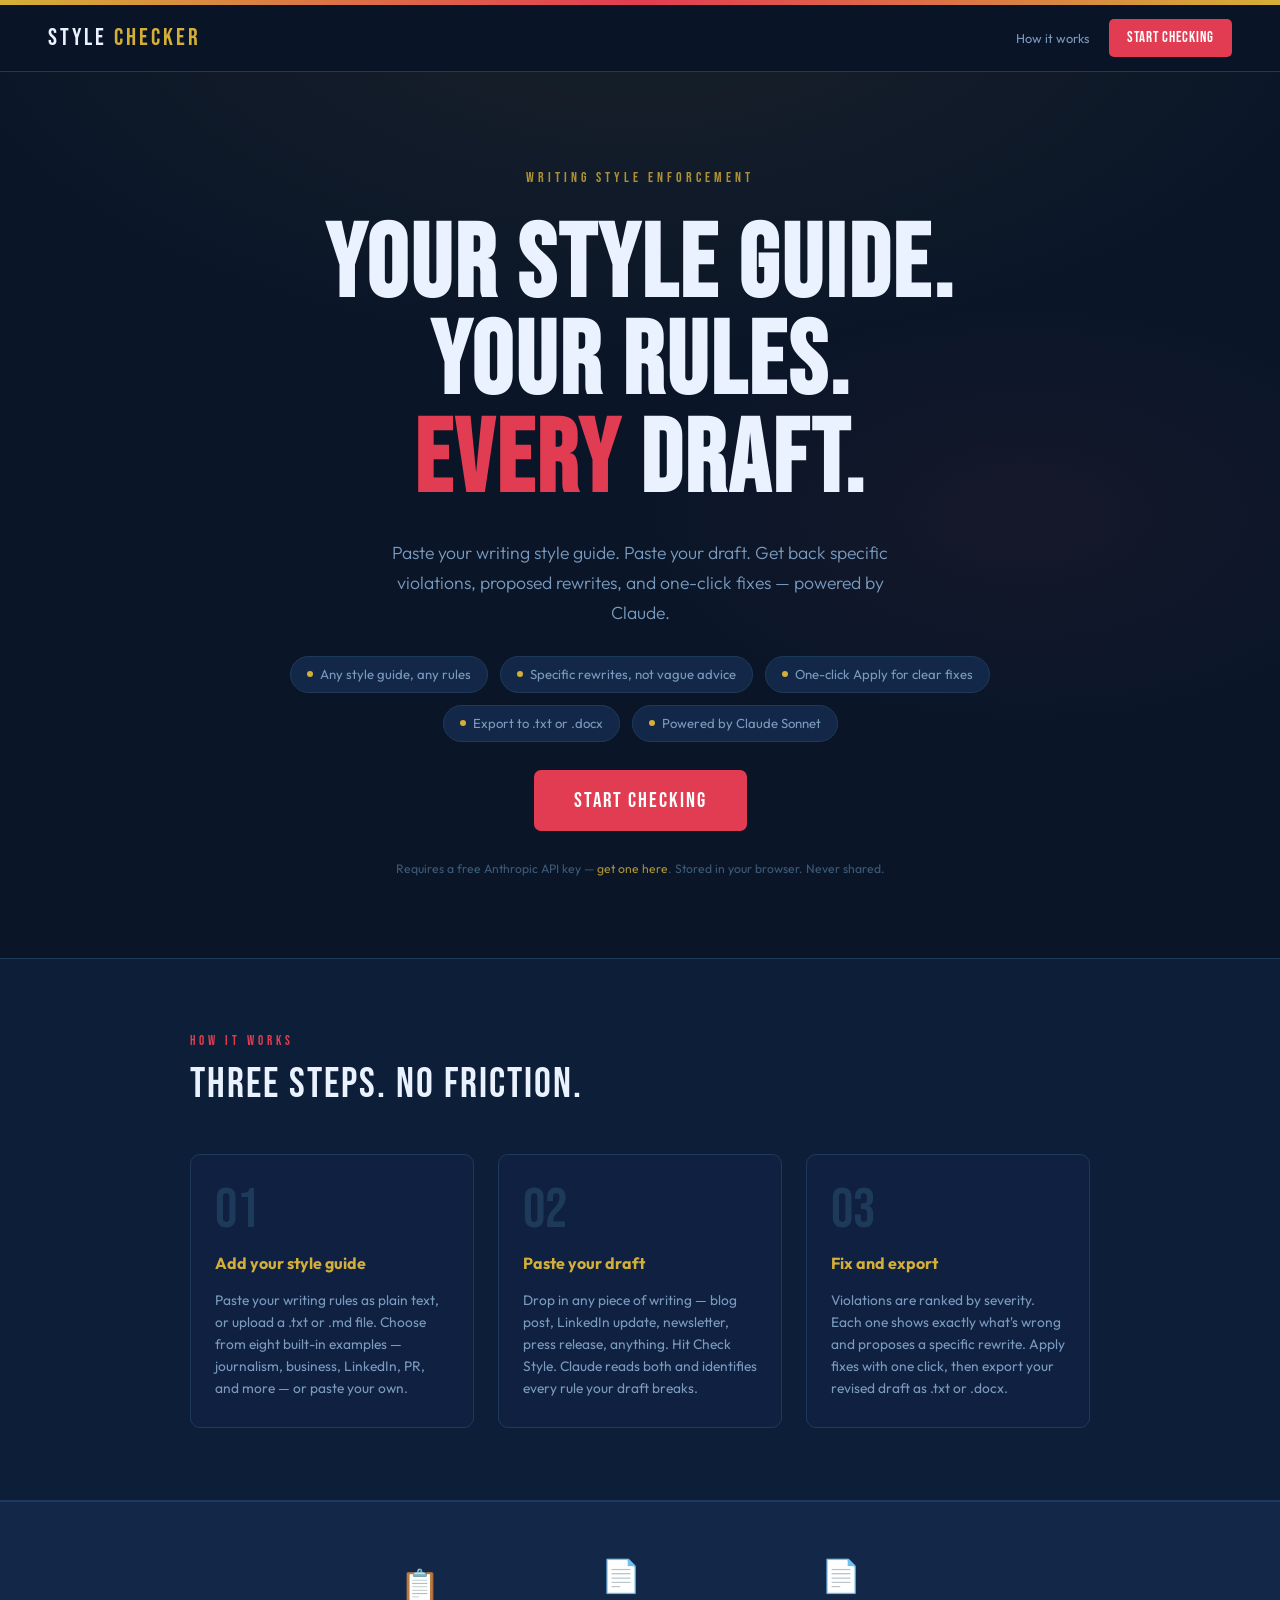
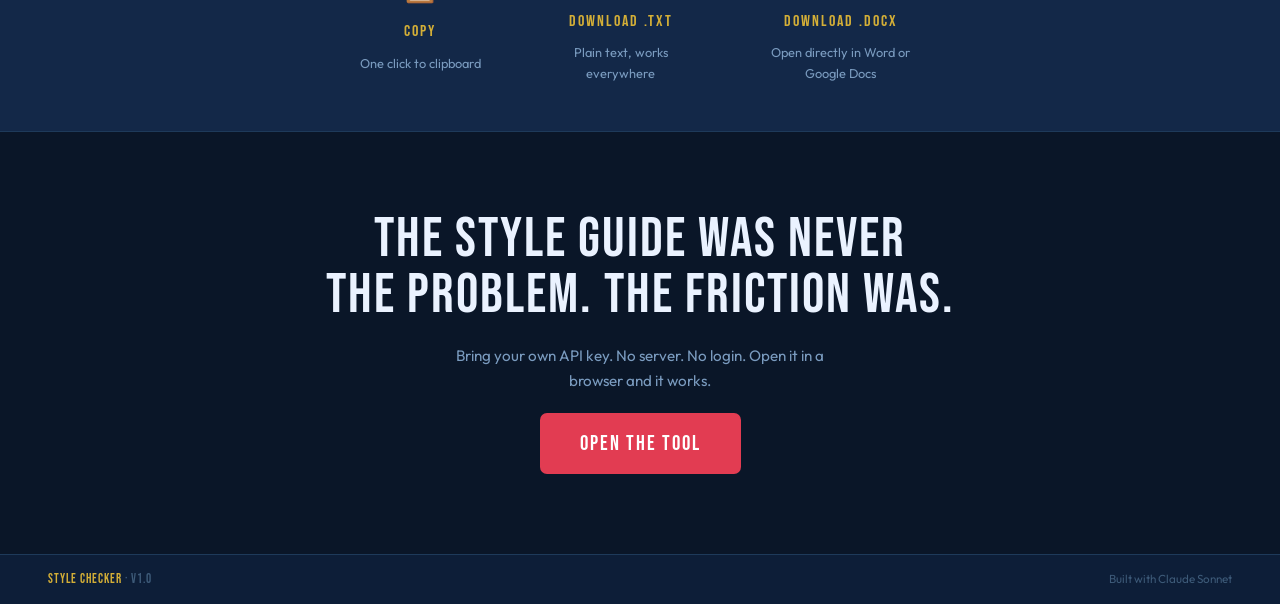
<file: index.html>
<!DOCTYPE html>
<html lang="en">
<head>
  <meta charset="UTF-8">
  <meta name="viewport" content="width=device-width, initial-scale=1.0">
  <title>Style Checker — Your style guide. Your rules. Every draft.</title>
  <meta name="description" content="Paste your style guide. Paste your draft. Get violations, proposed rewrites, and one-click fixes — powered by Claude.">
  <meta property="og:title" content="Style Checker">
  <meta property="og:description" content="Your style guide. Your rules. Every draft.">
  <meta property="og:type" content="website">
  <meta property="og:image" content="https://chuckhemann-browns.github.io/style-checker/og.png">
  <meta property="og:image:width" content="1200">
  <meta property="og:image:height" content="630">
  <meta name="twitter:card" content="summary_large_image">
  <meta name="twitter:title" content="Style Checker">
  <meta name="twitter:description" content="Your style guide. Your rules. Every draft.">
  <meta name="twitter:image" content="https://chuckhemann-browns.github.io/style-checker/og.png">
  <link rel="preconnect" href="https://fonts.googleapis.com">
  <link rel="preconnect" href="https://fonts.gstatic.com" crossorigin>
  <link href="https://fonts.googleapis.com/css2?family=Bebas+Neue&family=Outfit:wght@300;400;500;600;700&display=swap" rel="stylesheet">
  <style>
    *, *::before, *::after { box-sizing: border-box; margin: 0; padding: 0; }
    :root {
      --navy:    #0a1628;
      --navy-2:  #0d1e38;
      --surface: #0f2040;
      --surf-2:  #132848;
      --border:  #1e3a5a;
      --gold:    #d4af37;
      --red:     #e23c52;
      --red-2:   #f04e64;
      --text:    #eaf2ff;
      --text-2:  #7a9bbf;
      --text-3:  #3d5a78;
    }
    html { font-size: 16px; scroll-behavior: smooth; }
    body { background: var(--navy); color: var(--text); font-family: 'Outfit', sans-serif; font-weight: 400; line-height: 1.6; min-height: 100vh; display: flex; flex-direction: column; }

    .topbar { height: 5px; background: linear-gradient(90deg, var(--gold) 0%, var(--red) 50%, var(--gold) 100%); flex-shrink: 0; }

    .nav {
      background: rgba(10,22,40,0.95);
      backdrop-filter: blur(8px);
      border-bottom: 1px solid var(--border);
      padding: 14px 48px;
      display: flex;
      align-items: center;
      justify-content: space-between;
      position: sticky;
      top: 0;
      z-index: 100;
    }
    .nav-logo { font-family: 'Bebas Neue', sans-serif; font-size: 1.5rem; letter-spacing: 3px; color: var(--text); text-decoration: none; }
    .nav-logo span { color: var(--gold); }
    .nav-right { display: flex; align-items: center; gap: 20px; }
    .nav-link { font-size: 0.8rem; color: var(--text-2); text-decoration: none; transition: color 0.2s; }
    .nav-link:hover { color: var(--gold); }
    .nav-cta {
      font-family: 'Bebas Neue', sans-serif;
      font-size: 0.95rem;
      letter-spacing: 1px;
      background: var(--red);
      color: #fff;
      border: none;
      border-radius: 5px;
      padding: 7px 18px;
      cursor: pointer;
      text-decoration: none;
      transition: background 0.18s;
    }
    .nav-cta:hover { background: var(--red-2); }

    /* ── Hero ── */
    .hero {
      padding: 96px 48px 80px;
      display: flex;
      flex-direction: column;
      align-items: center;
      text-align: center;
      gap: 28px;
      background: radial-gradient(ellipse 80% 60% at 50% -10%, rgba(212,175,55,0.07) 0%, transparent 70%),
                  radial-gradient(ellipse 50% 40% at 80% 50%, rgba(226,60,82,0.05) 0%, transparent 60%);
      border-bottom: 1px solid var(--border);
    }
    .hero-eyebrow { font-family: 'Bebas Neue', sans-serif; font-size: 0.85rem; letter-spacing: 4px; color: var(--gold); opacity: 0.8; }
    .hero-headline { font-family: 'Bebas Neue', sans-serif; font-size: clamp(3.5rem, 8vw, 6.5rem); line-height: 0.95; letter-spacing: 3px; color: var(--text); max-width: 820px; }
    .hero-headline em { color: var(--red); font-style: normal; }
    .hero-sub { font-size: 1.1rem; color: var(--text-2); max-width: 540px; font-weight: 300; line-height: 1.7; }
    .hero-features { display: flex; gap: 12px; flex-wrap: wrap; justify-content: center; max-width: 700px; }
    .feature-pill { background: var(--surf-2); border: 1px solid var(--border); border-radius: 999px; padding: 7px 16px; font-size: 0.82rem; color: var(--text-2); display: flex; align-items: center; gap: 7px; }
    .feature-pill .dot { width: 6px; height: 6px; border-radius: 50%; background: var(--gold); flex-shrink: 0; }
    .hero-cta { font-family: 'Bebas Neue', sans-serif; font-size: 1.3rem; letter-spacing: 2px; background: var(--red); color: #fff; border: none; border-radius: 7px; padding: 14px 40px; cursor: pointer; text-decoration: none; display: inline-block; transition: background 0.18s, transform 0.1s; }
    .hero-cta:hover { background: var(--red-2); }
    .hero-cta:active { transform: scale(0.99); }
    .hero-note { font-size: 0.76rem; color: var(--text-3); }
    .hero-note a { color: var(--gold); opacity: 0.8; text-decoration: none; }
    .hero-note a:hover { opacity: 1; }

    /* ── How it works ── */
    .how { padding: 72px 48px; border-bottom: 1px solid var(--border); background: var(--navy-2); }
    .how-inner { max-width: 900px; margin: 0 auto; }
    .section-eyebrow { font-family: 'Bebas Neue', sans-serif; font-size: 0.82rem; letter-spacing: 4px; color: var(--red); margin-bottom: 12px; }
    .section-title { font-family: 'Bebas Neue', sans-serif; font-size: 2.6rem; letter-spacing: 2px; color: var(--text); margin-bottom: 48px; line-height: 1; }
    .steps { display: grid; grid-template-columns: repeat(3, 1fr); gap: 24px; }
    .step { background: var(--surface); border: 1px solid var(--border); border-radius: 10px; padding: 28px 24px; display: flex; flex-direction: column; gap: 12px; }
    .step-num { font-family: 'Bebas Neue', sans-serif; font-size: 3.5rem; line-height: 1; color: var(--border); }
    .step-title { font-weight: 700; font-size: 1rem; color: var(--gold); }
    .step-body { font-size: 0.86rem; color: var(--text-2); line-height: 1.6; }

    /* ── Export callout ── */
    .export-strip {
      background: var(--surf-2);
      border-top: 1px solid var(--border);
      border-bottom: 1px solid var(--border);
      padding: 48px 48px;
      display: flex;
      align-items: center;
      justify-content: center;
      gap: 60px;
      flex-wrap: wrap;
    }
    .export-item { display: flex; flex-direction: column; align-items: center; gap: 8px; text-align: center; }
    .export-icon { font-size: 2rem; }
    .export-label { font-family: 'Bebas Neue', sans-serif; font-size: 1rem; letter-spacing: 2px; color: var(--gold); }
    .export-desc { font-size: 0.8rem; color: var(--text-2); max-width: 160px; }

    /* ── CTA strip ── */
    .cta-strip { padding: 80px 48px; text-align: center; display: flex; flex-direction: column; align-items: center; gap: 20px; }
    .cta-headline { font-family: 'Bebas Neue', sans-serif; font-size: clamp(2rem, 5vw, 3.5rem); letter-spacing: 2px; line-height: 1; }
    .cta-sub { font-size: 0.95rem; color: var(--text-2); max-width: 420px; }

    .footer { border-top: 1px solid var(--border); background: var(--navy-2); padding: 14px 48px; display: flex; align-items: center; justify-content: space-between; gap: 16px; flex-shrink: 0; margin-top: auto; }
    .footer-l { font-family: 'Bebas Neue', sans-serif; font-size: 0.82rem; letter-spacing: 1px; color: var(--text-3); }
    .footer-l span { color: var(--gold); }
    .footer-r { font-size: 0.73rem; color: var(--text-3); }
    .footer-r a { color: var(--text-3); text-decoration: none; }
    .footer-r a:hover { color: var(--gold); }

    @media (max-width: 900px) {
      .steps { grid-template-columns: 1fr; }
      .nav { padding: 12px 20px; }
      .hero { padding: 64px 24px 56px; }
      .how { padding: 48px 24px; }
      .export-strip { padding: 40px 24px; gap: 36px; }
      .cta-strip { padding: 56px 24px; }
      .footer { padding: 14px 20px; flex-direction: column; align-items: flex-start; }
    }
  </style>
</head>
<body>

<div class="topbar"></div>

<nav class="nav">
  <a href="index.html" class="nav-logo">Style <span>Checker</span></a>
  <div class="nav-right">
    <a href="#how" class="nav-link">How it works</a>
    <a href="tool.html" class="nav-cta">Start Checking</a>
  </div>
</nav>

<!-- Hero -->
<section class="hero">
  <div class="hero-eyebrow">Writing Style Enforcement</div>
  <h1 class="hero-headline">
    Your style guide.<br>
    Your rules.<br>
    <em>Every</em> draft.
  </h1>
  <p class="hero-sub">
    Paste your writing style guide. Paste your draft. Get back specific violations,
    proposed rewrites, and one-click fixes — powered by Claude.
  </p>
  <div class="hero-features">
    <div class="feature-pill"><div class="dot"></div>Any style guide, any rules</div>
    <div class="feature-pill"><div class="dot"></div>Specific rewrites, not vague advice</div>
    <div class="feature-pill"><div class="dot"></div>One-click Apply for clear fixes</div>
    <div class="feature-pill"><div class="dot"></div>Export to .txt or .docx</div>
    <div class="feature-pill"><div class="dot"></div>Powered by Claude Sonnet</div>
  </div>
  <a href="tool.html" class="hero-cta">Start Checking</a>
  <p class="hero-note">
    Requires a free Anthropic API key —
    <a href="https://console.anthropic.com" target="_blank">get one here</a>.
    Stored in your browser. Never shared.
  </p>
</section>

<!-- How it works -->
<section class="how" id="how">
  <div class="how-inner">
    <div class="section-eyebrow">How it works</div>
    <div class="section-title">Three steps. No friction.</div>
    <div class="steps">
      <div class="step">
        <div class="step-num">01</div>
        <div class="step-title">Add your style guide</div>
        <div class="step-body">Paste your writing rules as plain text, or upload a .txt or .md file. Choose from eight built-in examples — journalism, business, LinkedIn, PR, and more — or paste your own.</div>
      </div>
      <div class="step">
        <div class="step-num">02</div>
        <div class="step-title">Paste your draft</div>
        <div class="step-body">Drop in any piece of writing — blog post, LinkedIn update, newsletter, press release, anything. Hit Check Style. Claude reads both and identifies every rule your draft breaks.</div>
      </div>
      <div class="step">
        <div class="step-num">03</div>
        <div class="step-title">Fix and export</div>
        <div class="step-body">Violations are ranked by severity. Each one shows exactly what's wrong and proposes a specific rewrite. Apply fixes with one click, then export your revised draft as .txt or .docx.</div>
      </div>
    </div>
  </div>
</section>

<!-- Export callout -->
<div class="export-strip">
  <div class="export-item">
    <div class="export-icon">&#128203;</div>
    <div class="export-label">Copy</div>
    <div class="export-desc">One click to clipboard</div>
  </div>
  <div class="export-item">
    <div class="export-icon">&#128196;</div>
    <div class="export-label">Download .txt</div>
    <div class="export-desc">Plain text, works everywhere</div>
  </div>
  <div class="export-item">
    <div class="export-icon">&#128196;</div>
    <div class="export-label">Download .docx</div>
    <div class="export-desc">Open directly in Word or Google Docs</div>
  </div>
</div>

<!-- CTA -->
<div class="cta-strip">
  <div class="cta-headline">The style guide was never<br>the problem. The friction was.</div>
  <p class="cta-sub">Bring your own API key. No server. No login. Open it in a browser and it works.</p>
  <a href="tool.html" class="hero-cta">Open the Tool</a>
</div>

<footer class="footer">
  <div class="footer-l"><span>Style Checker</span> &middot; v1.0</div>
  <div class="footer-r">Built with Claude Sonnet</div>
</footer>

</body>
</html>
</file>
